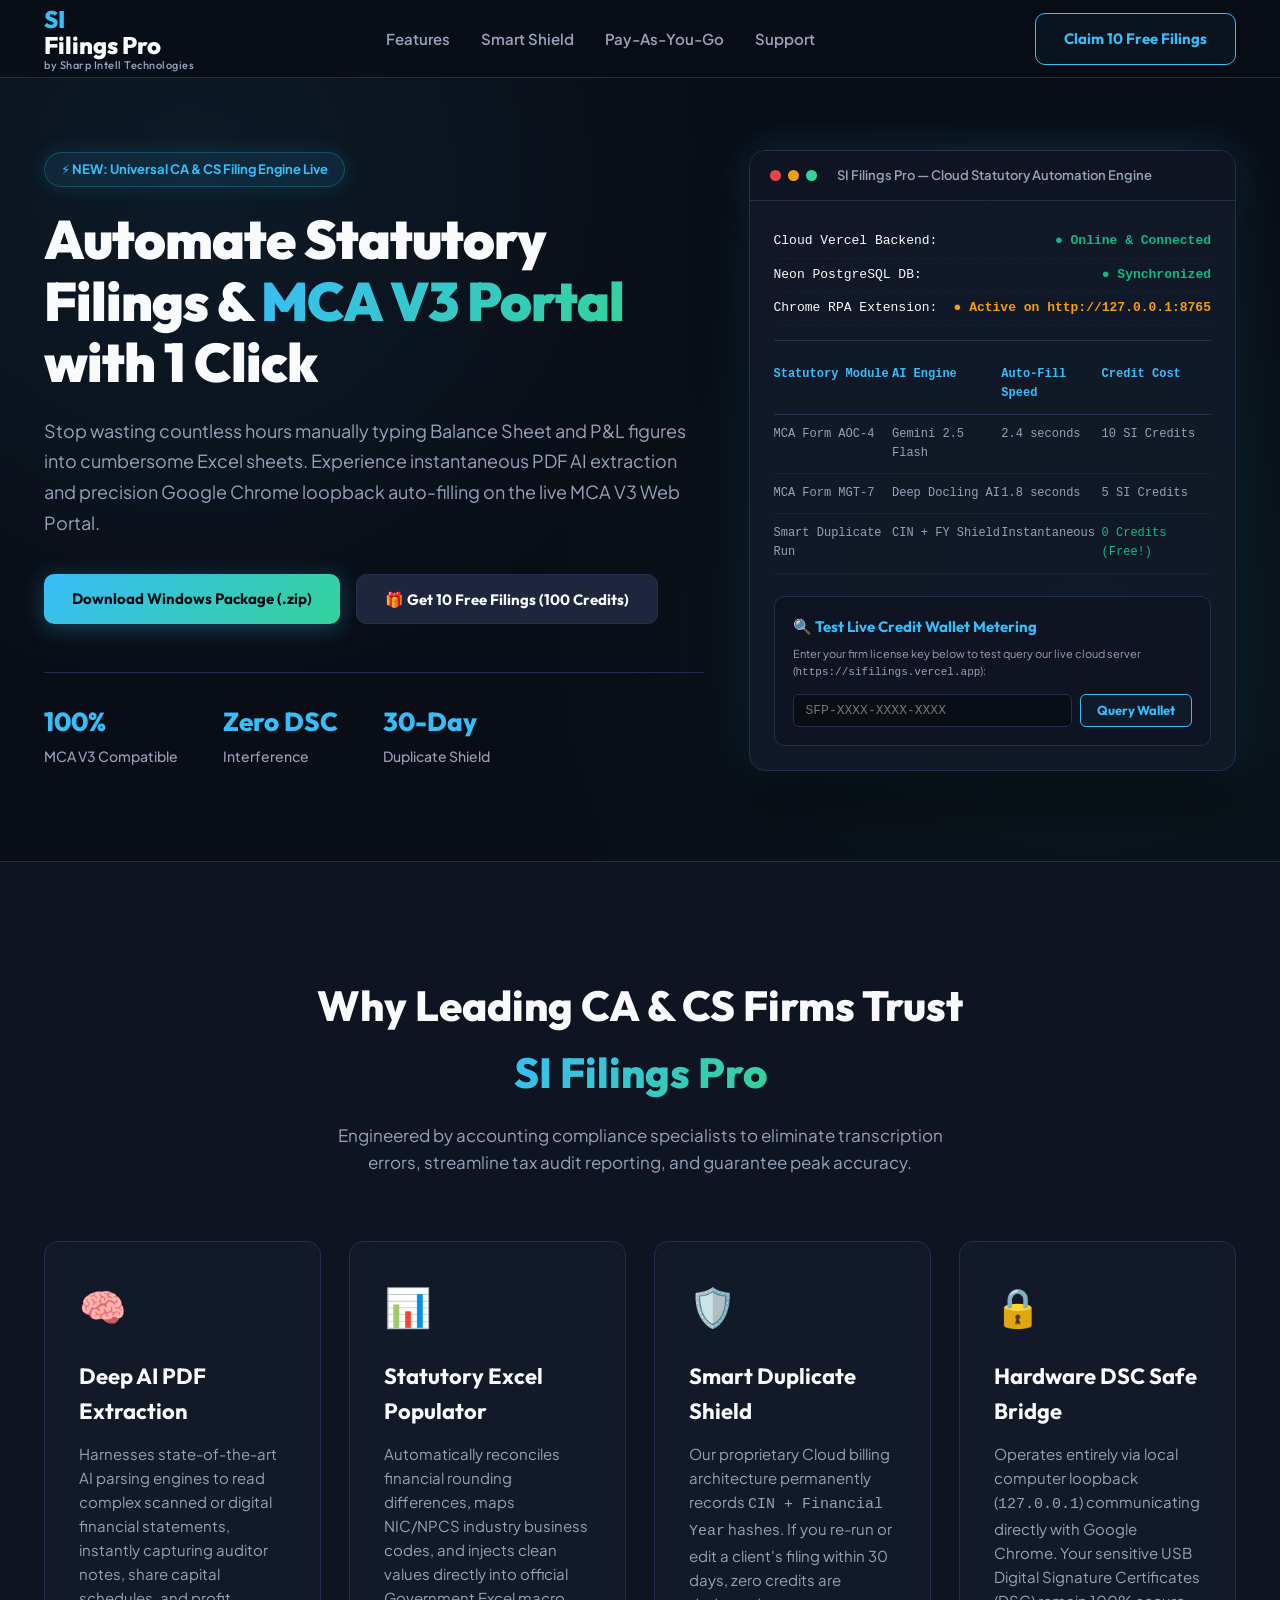
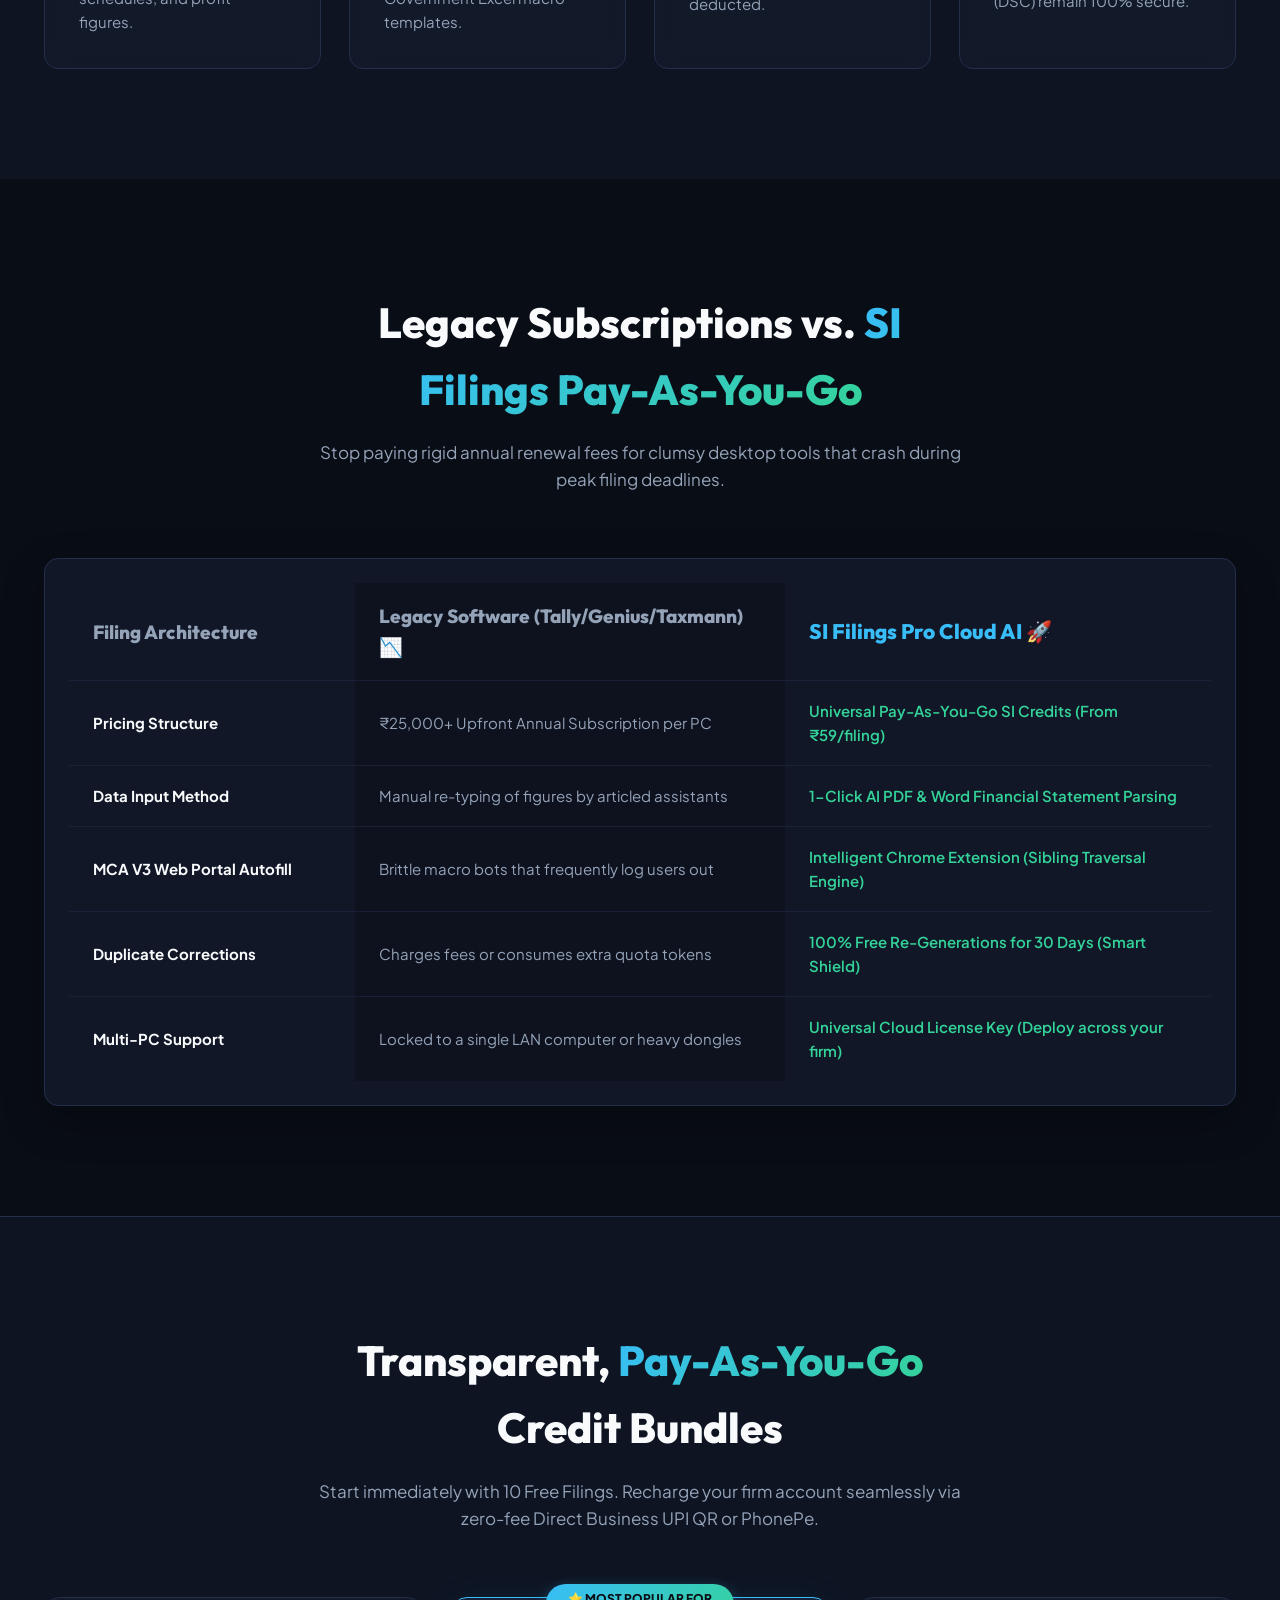
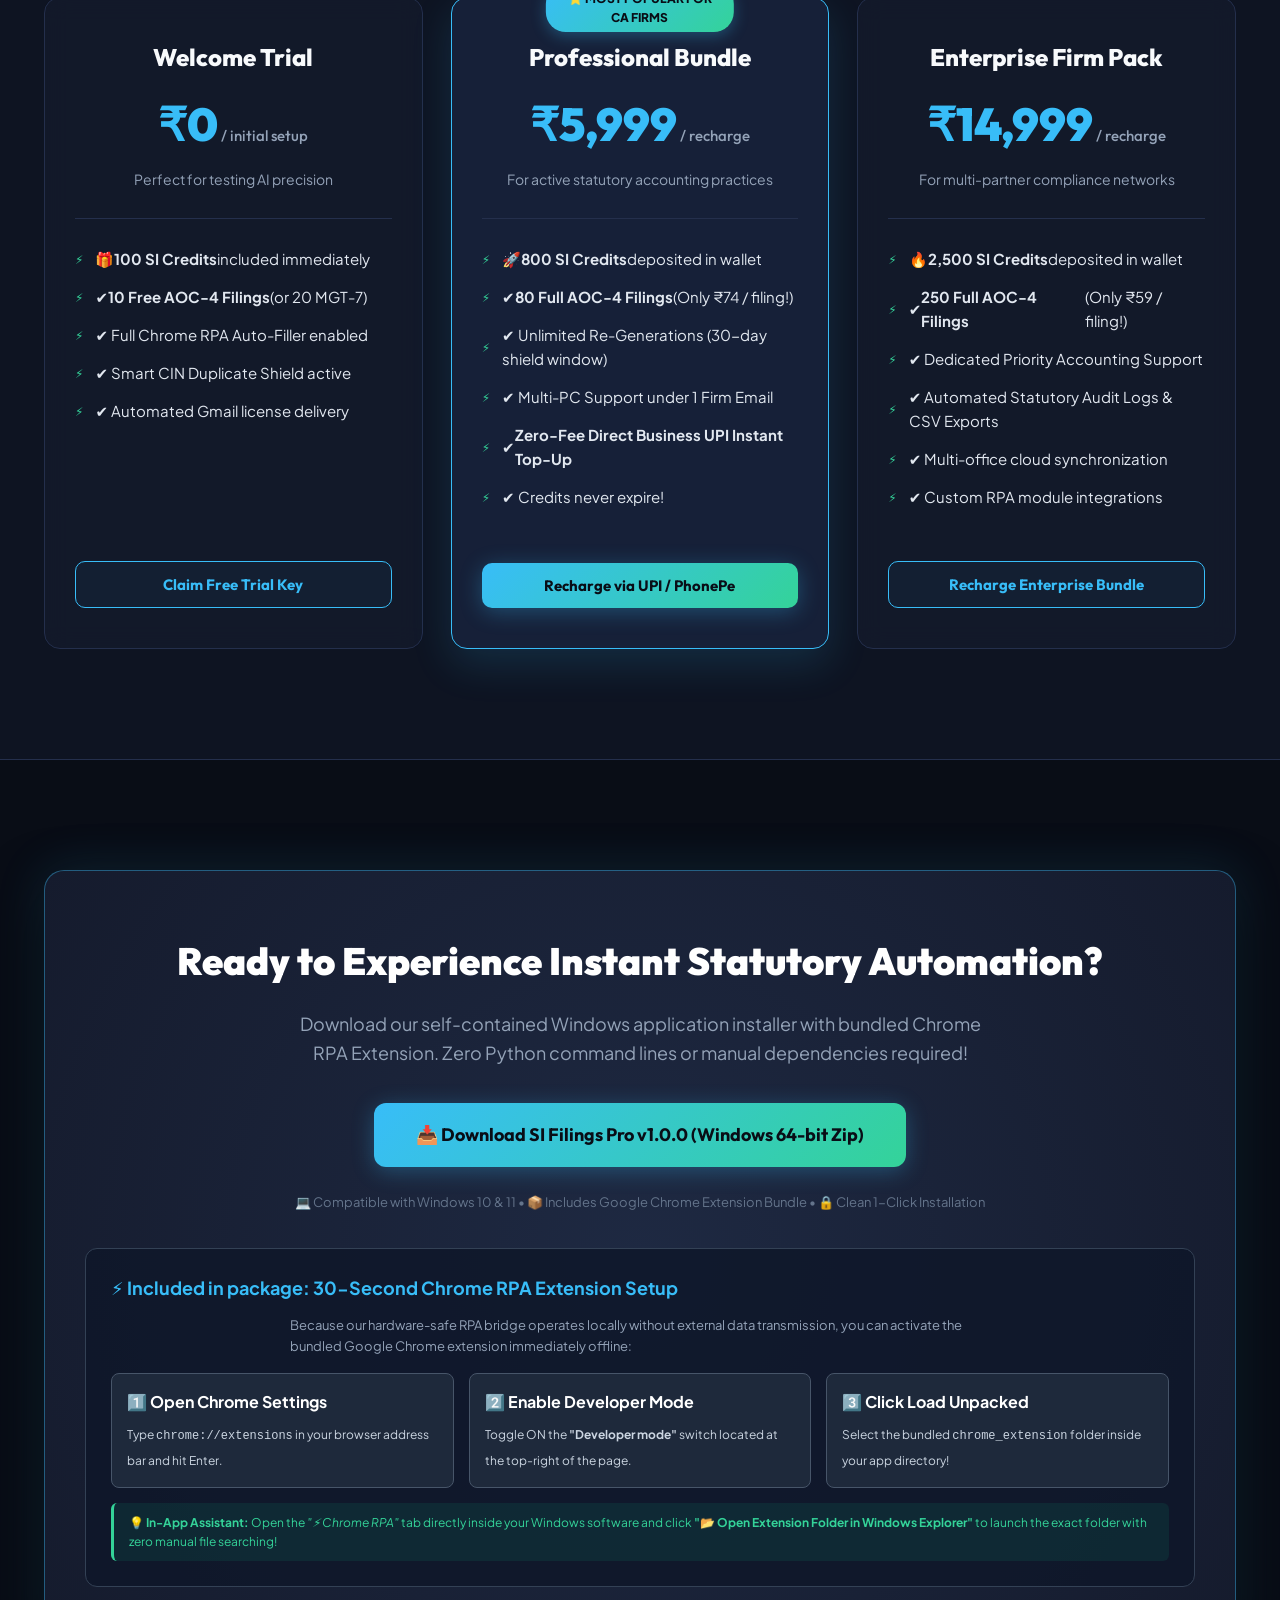
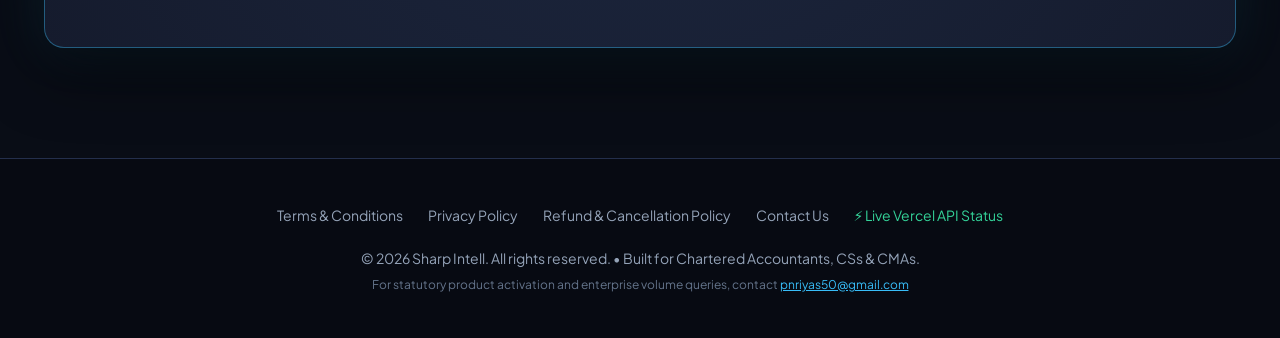
<file: landing/index.html>
<!DOCTYPE html>
<html lang="en">

<head>
    <meta charset="UTF-8">
    <meta name="viewport" content="width=device-width, initial-scale=1.0">

    <!-- Primary Meta Tags -->
    <title>SI Filings Pro | AI Corporate & Statutory Filing Automation for CAs & CSs</title>
    <meta name="title" content="SI Filings Pro | AI Corporate & Statutory Filing Automation for CAs & CSs">
    <meta name="description"
        content="The ultimate statutory automation software for Chartered Accountants, CSs, and CMAs. Instantly extract financial statements from PDFs using AI and auto-fill MCA V3 Portal (AOC-4, MGT-7) with 1 click.">
    <meta name="keywords"
        content="MCA AOC-4 automation, MGT-7 auto-fill, CA filing software, Company Secretary tools, AI balance sheet extraction, MCA V3 auto filler, statutory compliance AI, SI Filings Pro, Sharp Intell Technologies">
    <meta name="robots" content="index, follow">

    <!-- Open Graph / Facebook -->
    <meta property="og:type" content="website">
    <meta property="og:url" content="https://si-filings.pages.dev/">
    <meta property="og:title" content="SI Filings Pro | AI Corporate & Statutory Filing Automation for CAs & CSs">
    <meta property="og:description"
        content="Revolutionary statutory automation software. 1-Click AI extraction from financial PDFs and automated MCA V3 Web Portal filling without touching USB DSC tokens.">

    <!-- Twitter -->
    <meta property="twitter:card" content="summary_large_image">
    <meta property="twitter:url" content="https://si-filings.pages.dev/">
    <meta property="twitter:title" content="SI Filings Pro | AI Corporate & Statutory Filing Automation for CAs & CSs">
    <meta property="twitter:description"
        content="Revolutionary statutory automation software for CAs and CSs. Claim 10 Free Filings now!">

    <!-- JSON-LD Structured Data for AI & Search Engines -->
    <script type="application/ld+json">
    {
      "@context": "https://schema.org",
      "@type": "SoftwareApplication",
      "name": "SI Filings Pro",
      "operatingSystem": "Windows 10, Windows 11",
      "applicationCategory": "BusinessApplication",
      "offers": {
        "@type": "Offer",
        "price": "0.00",
        "priceCurrency": "INR"
      },
      "description": "An advanced AI RPA statutory filing application that automates AOC-4 and MGT-7 corporate filings for Chartered Accountants and Company Secretaries.",
      "url": "https://si-filings.pages.dev",
      "publisher": {
        "@type": "Organization",
        "name": "Sharp Intell Technologies LLP"
      }
    }
    </script>

    <link rel="stylesheet" href="style.css">
    <link rel="preconnect" href="https://fonts.googleapis.com">
    <link rel="preconnect" href="https://fonts.gstatic.com" crossorigin>
    <link
        href="https://fonts.googleapis.com/css2?family=Outfit:wght@300;400;600;700;800;900&family=Plus+Jakarta+Sans:wght@300;400;500;600;700&display=swap"
        rel="stylesheet">
</head>

<body>
    <!-- Navigation Bar -->
    <header class="navbar">
        <div class="container nav-container">
            <div class="logo">
                <span class="logo-accent">SI</span> Filings Pro
                <span class="logo-sub">by Sharp Intell Technologies</span>
            </div>
            <nav class="nav-links">
                <a href="#features">Features</a>
                <a href="#comparison">Smart Shield</a>
                <a href="#pricing">Pay-As-You-Go</a>
                <a href="contact.html" class="support-link">Support</a>
            </nav>
            <div class="nav-cta">
                <a href="#pricing" class="btn btn-outline">Claim 10 Free Filings</a>
            </div>
        </div>
    </header>

    <!-- Hero Section -->
    <section class="hero" id="top">
        <div class="container hero-container">
            <div class="hero-content">
                <span class="badge">⚡ NEW: Universal CA & CS Filing Engine Live</span>
                <h1>Automate Statutory Filings & <span class="text-gradient">MCA V3 Portal</span> with 1 Click</h1>
                <p class="hero-lead">Stop wasting countless hours manually typing Balance Sheet and P&L figures into
                    cumbersome Excel sheets. Experience instantaneous PDF AI extraction and precision Google Chrome
                    loopback auto-filling on the live MCA V3 Web Portal.</p>
                <div class="hero-actions">
                    <a href="#download-section" class="btn btn-primary">Download Windows Package (.zip)</a>
                    <button class="btn btn-secondary" onclick="openFreeRegistration()">🎁 Get 10 Free Filings (100
                        Credits)</button>
                </div>
                <div class="hero-stats">
                    <div class="stat-item"><strong>100%</strong> <span>MCA V3 Compatible</span></div>
                    <div class="stat-item"><strong>Zero DSC</strong> <span>Interference</span></div>
                    <div class="stat-item"><strong>30-Day</strong> <span>Duplicate Shield</span></div>
                </div>
            </div>

            <!-- Hero Interactive Visualization Mockup -->
            <div class="hero-visual">
                <div class="app-mockup">
                    <div class="mockup-header">
                        <div class="dots"><span class="dot red"></span><span class="dot yellow"></span><span
                                class="dot green"></span></div>
                        <div class="mockup-title">SI Filings Pro — Cloud Statutory Automation Engine</div>
                    </div>
                    <div class="mockup-body">
                        <div class="status-row-bar">
                            <span>Cloud Vercel Backend:</span> <strong class="text-emerald">● Online &
                                Connected</strong>
                        </div>
                        <div class="status-row-bar">
                            <span>Neon PostgreSQL DB:</span> <strong class="text-emerald">● Synchronized</strong>
                        </div>
                        <div class="status-row-bar">
                            <span>Chrome RPA Extension:</span> <strong class="text-amber">● Active on
                                http://127.0.0.1:8765</strong>
                        </div>
                        <hr class="divider">
                        <div class="mockup-row header-row">
                            <span>Statutory Module</span><span>AI Engine</span><span>Auto-Fill Speed</span><span>Credit
                                Cost</span>
                        </div>
                        <div class="mockup-row">
                            <span>MCA Form AOC-4</span><span>Gemini 2.5 Flash</span><span>2.4 seconds</span><span>10 SI
                                Credits</span>
                        </div>
                        <div class="mockup-row">
                            <span>MCA Form MGT-7</span><span>Deep Docling AI</span><span>1.8 seconds</span><span>5 SI
                                Credits</span>
                        </div>
                        <div class="mockup-row">
                            <span>Smart Duplicate Run</span><span>CIN + FY Shield</span><span>Instantaneous</span><span
                                class="text-emerald">0 Credits (Free!)</span>
                        </div>

                        <!-- Interactive Wallet Check Widget -->
                        <div class="wallet-check-box">
                            <div class="wallet-title">🔍 Test Live Credit Wallet Metering</div>
                            <p>Enter your firm license key below to test query our live cloud server
                                (<code>https://sifilings.vercel.app</code>):</p>
                            <div class="wallet-input-wrap">
                                <input type="text" id="testLicenseKey" placeholder="SFP-XXXX-XXXX-XXXX" maxlength="19">
                                <button class="btn btn-sm btn-outline" onclick="checkLiveWallet()">Query Wallet</button>
                            </div>
                            <div id="walletFeedback" class="wallet-feedback" style="display: none;"></div>
                        </div>
                    </div>
                </div>
            </div>
        </div>
    </section>

    <!-- Features Section -->
    <section id="features" class="features">
        <div class="container">
            <div class="section-header">
                <h2>Why Leading CA & CS Firms Trust <span class="text-gradient">SI Filings Pro</span></h2>
                <p>Engineered by accounting compliance specialists to eliminate transcription errors, streamline tax
                    audit reporting, and guarantee peak accuracy.</p>
            </div>
            <div class="features-grid">
                <div class="feature-card">
                    <div class="icon">🧠</div>
                    <h3>Deep AI PDF Extraction</h3>
                    <p>Harnesses state-of-the-art AI parsing engines to read complex scanned or digital financial
                        statements, instantly capturing auditor notes, share capital schedules, and profit figures.</p>
                </div>
                <div class="feature-card">
                    <div class="icon">📊</div>
                    <h3>Statutory Excel Populator</h3>
                    <p>Automatically reconciles financial rounding differences, maps NIC/NPCS industry business codes,
                        and injects clean values directly into official Government Excel macro templates.</p>
                </div>
                <div class="feature-card">
                    <div class="icon">🛡️</div>
                    <h3>Smart Duplicate Shield</h3>
                    <p>Our proprietary Cloud billing architecture permanently records <code>CIN + Financial Year</code>
                        hashes. If you re-run or edit a client's filing within 30 days, zero credits are deducted.</p>
                </div>
                <div class="feature-card">
                    <div class="icon">🔒</div>
                    <h3>Hardware DSC Safe Bridge</h3>
                    <p>Operates entirely via local computer loopback (<code>127.0.0.1</code>) communicating directly
                        with Google Chrome. Your sensitive USB Digital Signature Certificates (DSC) remain 100% secure.
                    </p>
                </div>
            </div>
        </div>
    </section>

    <!-- Comparison Section -->
    <section id="comparison" class="comparison">
        <div class="container">
            <div class="section-header">
                <h2>Legacy Subscriptions vs. <span class="text-gradient">SI Filings Pay-As-You-Go</span></h2>
                <p>Stop paying rigid annual renewal fees for clumsy desktop tools that crash during peak filing
                    deadlines.</p>
            </div>

            <div class="comparison-table-wrapper">
                <table class="comparison-table">
                    <thead>
                        <tr>
                            <th>Filing Architecture</th>
                            <th class="competitor-col">Legacy Software (Tally/Genius/Taxmann) 📉</th>
                            <th class="brand-col">SI Filings Pro Cloud AI 🚀</th>
                        </tr>
                    </thead>
                    <tbody>
                        <tr>
                            <td><strong>Pricing Structure</strong></td>
                            <td class="competitor-col">₹25,000+ Upfront Annual Subscription per PC</td>
                            <td class="brand-col highlight">Universal Pay-As-You-Go SI Credits (From ₹59/filing)</td>
                        </tr>
                        <tr>
                            <td><strong>Data Input Method</strong></td>
                            <td class="competitor-col">Manual re-typing of figures by articled assistants</td>
                            <td class="brand-col highlight">1-Click AI PDF & Word Financial Statement Parsing</td>
                        </tr>
                        <tr>
                            <td><strong>MCA V3 Web Portal Autofill</strong></td>
                            <td class="competitor-col">Brittle macro bots that frequently log users out</td>
                            <td class="brand-col highlight">Intelligent Chrome Extension (Sibling Traversal Engine)</td>
                        </tr>
                        <tr>
                            <td><strong>Duplicate Corrections</strong></td>
                            <td class="competitor-col">Charges fees or consumes extra quota tokens</td>
                            <td class="brand-col highlight">100% Free Re-Generations for 30 Days (Smart Shield)</td>
                        </tr>
                        <tr>
                            <td><strong>Multi-PC Support</strong></td>
                            <td class="competitor-col">Locked to a single LAN computer or heavy dongles</td>
                            <td class="brand-col highlight">Universal Cloud License Key (Deploy across your firm)</td>
                        </tr>
                    </tbody>
                </table>
            </div>
        </div>
    </section>

    <!-- Pricing Section -->
    <section id="pricing" class="pricing">
        <div class="container">
            <div class="section-header">
                <h2>Transparent, <span class="text-gradient">Pay-As-You-Go</span> Credit Bundles</h2>
                <p>Start immediately with 10 Free Filings. Recharge your firm account seamlessly via zero-fee Direct
                    Business UPI QR or PhonePe.</p>
            </div>

            <div class="pricing-grid">
                <!-- Free Plan -->
                <div class="price-card">
                    <h3>Welcome Trial</h3>
                    <div class="price">₹0<span> / initial setup</span></div>
                    <p class="plan-desc">Perfect for testing AI precision</p>
                    <hr>
                    <ul class="plan-features">
                        <li>🎁 <strong>100 SI Credits</strong> included immediately</li>
                        <li>✔ <strong>10 Free AOC-4 Filings</strong> (or 20 MGT-7)</li>
                        <li>✔ Full Chrome RPA Auto-Filler enabled</li>
                        <li>✔ Smart CIN Duplicate Shield active</li>
                        <li>✔ Automated Gmail license delivery</li>
                    </ul>
                    <button class="btn btn-outline btn-full" onclick="openFreeRegistration()">Claim Free Trial
                        Key</button>
                </div>

                <!-- Professional Plan (Highlighted) -->
                <div class="price-card popular">
                    <div class="pop-badge">⭐ Most Popular for CA Firms</div>
                    <h3>Professional Bundle</h3>
                    <div class="price">₹5,999<span> / recharge</span></div>
                    <p class="plan-desc">For active statutory accounting practices</p>
                    <hr>
                    <ul class="plan-features">
                        <li>🚀 <strong>800 SI Credits</strong> deposited in wallet</li>
                        <li>✔ <strong>80 Full AOC-4 Filings</strong> (Only ₹74 / filing!)</li>
                        <li>✔ Unlimited Re-Generations (30-day shield window)</li>
                        <li>✔ Multi-PC Support under 1 Firm Email</li>
                        <li>✔ <strong>Zero-Fee Direct Business UPI Instant Top-Up</strong></li>
                        <li>✔ Credits never expire!</li>
                    </ul>
                    <button class="btn btn-primary btn-full" onclick="openRechargeModal('Pro Bundle', 5999)">Recharge
                        via UPI / PhonePe</button>
                </div>

                <!-- Enterprise Plan -->
                <div class="price-card">
                    <h3>Enterprise Firm Pack</h3>
                    <div class="price">₹14,999<span> / recharge</span></div>
                    <p class="plan-desc">For multi-partner compliance networks</p>
                    <hr>
                    <ul class="plan-features">
                        <li>🔥 <strong>2,500 SI Credits</strong> deposited in wallet</li>
                        <li>✔ <strong>250 Full AOC-4 Filings</strong> (Only ₹59 / filing!)</li>
                        <li>✔ Dedicated Priority Accounting Support</li>
                        <li>✔ Automated Statutory Audit Logs & CSV Exports</li>
                        <li>✔ Multi-office cloud synchronization</li>
                        <li>✔ Custom RPA module integrations</li>
                    </ul>
                    <button class="btn btn-outline btn-full"
                        onclick="openRechargeModal('Enterprise Bundle', 14999)">Recharge Enterprise Bundle</button>
                </div>
            </div>
        </div>
    </section>

    <!-- Download Section -->
    <section id="download-section" class="download-banner">
        <div class="container">
            <div class="download-card">
                <div class="dl-text">
                    <h2>Ready to Experience Instant Statutory Automation?</h2>
                    <p>Download our self-contained Windows application installer with bundled Chrome RPA Extension. Zero
                        Python command lines or manual dependencies required!</p>
                    <div class="dl-button-group">
                        <a href="https://github.com/Riyaspn/SI-Filings/releases/latest/download/SI_Filings_Pro.zip"
                            class="btn btn-primary btn-dl-huge">
                            📥 Download SI Filings Pro v1.0.0 (Windows 64-bit Zip)
                        </a>
                    </div>
                    <div class="dl-meta">
                        <span>💻 Compatible with Windows 10 & 11</span> • <span>📦 Includes Google Chrome Extension
                            Bundle</span> • <span>🔒 Clean 1-Click Installation</span>
                    </div>

                    <!-- 30-Second Chrome RPA Extension Onboarding Guide -->
                    <div class="extension-guide-box"
                        style="margin-top: 35px; padding: 25px; background: rgba(15, 23, 42, 0.85); border: 1px solid #334155; border-radius: 12px; text-align: left;">
                        <h3 style="color: var(--primary); font-size: 18px; margin-bottom: 12px;">⚡ Included in package:
                            30-Second Chrome RPA Extension Setup</h3>
                        <p style="font-size: 13px; color: var(--text-muted); margin-bottom: 16px;">Because our
                            hardware-safe RPA bridge operates locally without external data transmission, you can
                            activate the bundled Google Chrome extension immediately offline:</p>
                        <div
                            style="display: grid; grid-template-columns: repeat(auto-fit, minmax(220px, 1fr)); gap: 15px;">
                            <div
                                style="background: #1e293b; padding: 15px; border-radius: 8px; border: 1px solid #475569;">
                                <strong style="color: #fff; display: block; margin-bottom: 6px;">1️⃣ Open Chrome
                                    Settings</strong>
                                <span style="font-size: 12px; color: #cbd5e1;">Type <code>chrome://extensions</code> in
                                    your browser address bar and hit Enter.</span>
                            </div>
                            <div
                                style="background: #1e293b; padding: 15px; border-radius: 8px; border: 1px solid #475569;">
                                <strong style="color: #fff; display: block; margin-bottom: 6px;">2️⃣ Enable Developer
                                    Mode</strong>
                                <span style="font-size: 12px; color: #cbd5e1;">Toggle ON the <strong>"Developer
                                        mode"</strong> switch located at the top-right of the page.</span>
                            </div>
                            <div
                                style="background: #1e293b; padding: 15px; border-radius: 8px; border: 1px solid #475569;">
                                <strong style="color: #fff; display: block; margin-bottom: 6px;">3️⃣ Click Load
                                    Unpacked</strong>
                                <span style="font-size: 12px; color: #cbd5e1;">Select the bundled
                                    <code>chrome_extension</code> folder inside your app directory!</span>
                            </div>
                        </div>
                        <div
                            style="margin-top: 15px; font-size: 12px; color: var(--secondary); background: rgba(16, 185, 129, 0.1); padding: 10px 15px; border-radius: 6px; border-left: 3px solid var(--secondary);">
                            💡 <strong>In-App Assistant:</strong> Open the <em>"⚡ Chrome RPA"</em> tab directly inside
                            your Windows software and click <strong>"📂 Open Extension Folder in Windows
                                Explorer"</strong> to launch the exact folder with zero manual file searching!
                        </div>
                    </div>
                </div>
            </div>
        </div>
    </section>

    <!-- REGISTRATION MODAL (Free Tier Activation) -->
    <div id="register-modal" class="modal">
        <div class="modal-content">
            <span class="close-btn" onclick="closeRegisterModal()">&times;</span>
            <h2 id="reg-modal-title">🎁 Activate Your Firm Account</h2>
            <p id="reg-modal-sub">Register below to generate your professional license key with <strong>100 Free Trial
                    Credits</strong> in our Vercel cloud database!</p>
            <form id="firm-reg-form" onsubmit="handleFirmRegistration(event)">
                <label for="reg-firm-name">CA / CS Firm Name or Practice Title *</label>
                <input type="text" id="reg-firm-name" placeholder="e.g., Riyas & Associates CAs" required>

                <label for="reg-email">Registered Professional Email Address *</label>
                <input type="email" id="reg-email" placeholder="e.g., info@riyasca.com" required>
                <span class="form-help">Your license key will be activated instantly and sent to this email.</span>

                <button type="submit" id="reg-submit-btn" class="btn btn-primary btn-full">⚡ Generate License Key &
                    Deposit 100 Credits</button>
            </form>

            <!-- Celebratory Result Display -->
            <div id="reg-result-box" style="display: none; text-align: center; margin-top: 10px;">
                <div style="font-size: 42px; margin-bottom: 10px;">🎉</div>
                <h3 style="color: var(--secondary); font-size: 22px;">Registration Successful!</h3>
                <p>Your firm account is active with <strong>100 SI Credits (10 Free Filings)</strong>.</p>
                <div class="key-box">
                    <span id="display-license-key">SFP-XXXX-XXXX-XXXX</span>
                    <button class="btn btn-secondary btn-sm" onclick="copyLicenseKey()">Copy Key</button>
                </div>
                <p style="font-size: 13px; color: var(--text-muted);">Open your installed Windows software, paste this
                    email and license key to begin automating!</p>
                <a href="#download-section" onclick="closeRegisterModal()" class="btn btn-primary btn-full"
                    style="margin-top: 15px;">📥 Go to Download Installer</a>
            </div>
        </div>
    </div>

    <!-- RECHARGE MODAL (UPI & PhonePe Payment Checkout) -->
    <div id="recharge-modal" class="modal">
        <div class="modal-content">
            <span class="close-btn" onclick="closeRechargeModal()">&times;</span>
            <h2>💳 Instant Wallet Recharge Checkout</h2>
            <p id="recharge-pack-display" style="color: var(--primary); font-weight: 600; font-size: 16px;">Professional
                Bundle — ₹5,999</p>
            <form id="recharge-form" onsubmit="handleRechargeSubmit(event)">
                <input type="hidden" id="recharge-amount-val" value="5999">
                <label for="recharge-email">Enter Your Registered Firm Email Address *</label>
                <input type="email" id="recharge-email" placeholder="e.g., info@riyasca.com" required>

                <div id="recharge-status" class="wallet-feedback" style="display: none; margin-top: 15px;"></div>

                <button type="submit" id="recharge-submit-btn" class="btn btn-primary btn-full"
                    style="margin-top: 20px;">Proceed to Secure Checkout</button>
            </form>
        </div>
    </div>

    <!-- Footer -->
    <footer class="footer">
        <div class="container">
            <div class="footer-links"
                style="margin-bottom: 20px; display: flex; justify-content: center; gap: 25px; flex-wrap: wrap;">
                <a href="terms.html" style="color: var(--text-muted); text-decoration: none; font-size: 14px;">Terms &
                    Conditions</a>
                <a href="privacy.html" style="color: var(--text-muted); text-decoration: none; font-size: 14px;">Privacy
                    Policy</a>
                <a href="refund.html" style="color: var(--text-muted); text-decoration: none; font-size: 14px;">Refund &
                    Cancellation Policy</a>
                <a href="contact.html" style="color: var(--text-muted); text-decoration: none; font-size: 14px;">Contact
                    Us</a>
                <a href="https://sifilings.vercel.app/api/health" target="_blank"
                    style="color: var(--secondary); text-decoration: none; font-size: 14px;">⚡ Live Vercel API
                    Status</a>
            </div>
            <p>© 2026 Sharp Intell. All rights reserved. • Built for Chartered Accountants, CSs & CMAs.</p>
            <p style="color: #64748b; font-size: 12px; margin-top: 6px;">For statutory product activation and enterprise
                volume queries, contact <a href="mailto:pnriyas50@gmail.com"
                    style="color: var(--primary);">pnriyas50@gmail.com</a></p>
        </div>
    </footer>

    <script src="https://checkout.razorpay.com/v1/checkout.js"></script>
    <script src="script.js"></script>
</body>

</html>
</file>
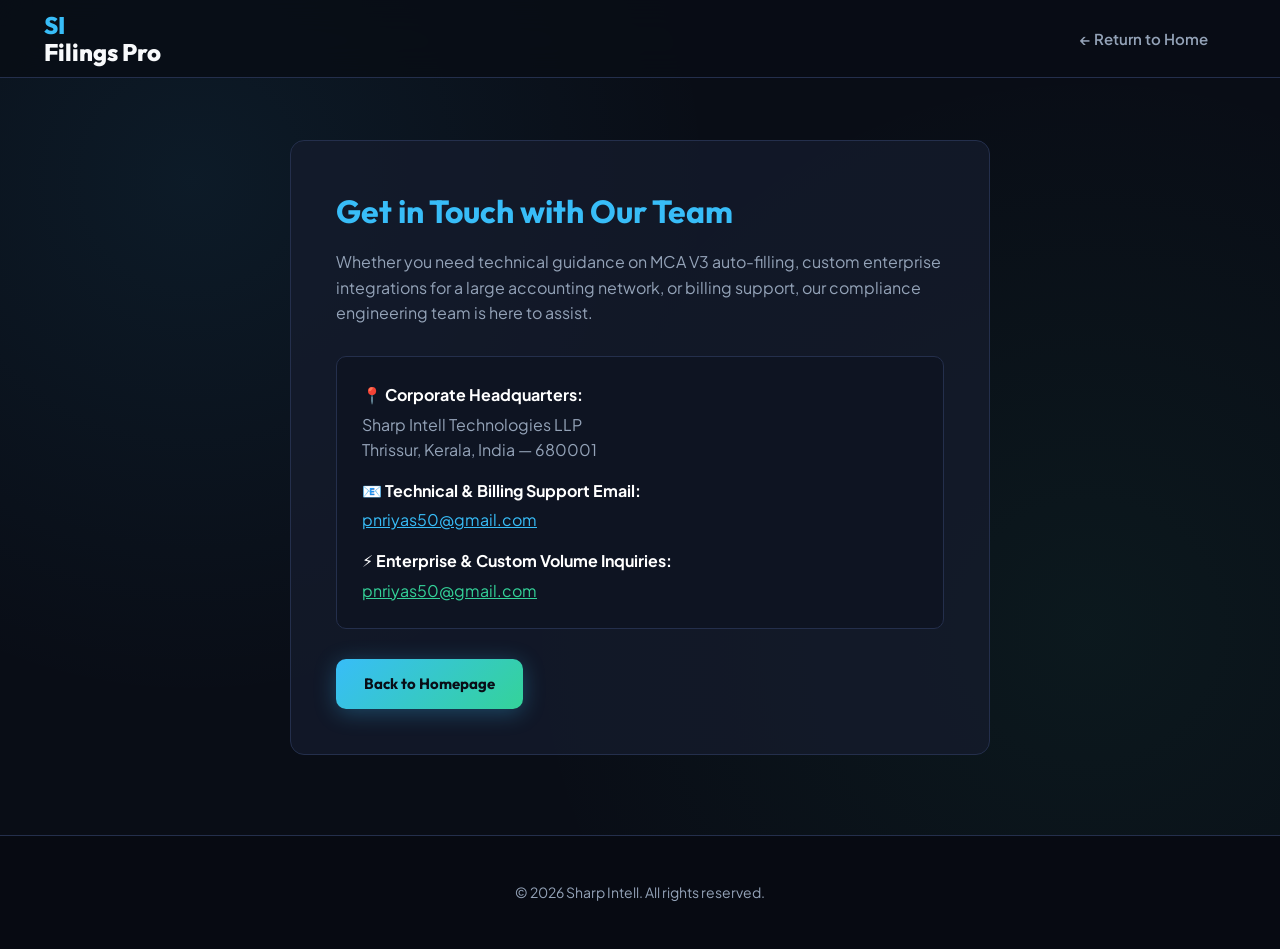
<file: landing/contact.html>
<!DOCTYPE html>
<html lang="en">

<head>
    <meta charset="UTF-8">
    <meta name="viewport" content="width=device-width, initial-scale=1.0">
    <title>Contact Us — SI Filings Pro Support</title>
    <link rel="stylesheet" href="style.css">
    <link
        href="https://fonts.googleapis.com/css2?family=Outfit:wght@600;800&family=Plus+Jakarta+Sans:wght@400;600&display=swap"
        rel="stylesheet">
</head>

<body>
    <header class="navbar">
        <div class="container nav-container">
            <a href="index.html" class="logo"><span class="logo-accent">SI</span> Filings Pro</a>
            <nav class="nav-links"><a href="index.html">← Return to Home</a></nav>
        </div>
    </header>
    <main style="padding: 140px 0 80px;">
        <div class="container"
            style="max-width: 700px; background: var(--bg-card); padding: 45px; border-radius: 14px; border: 1px solid var(--border-color);">
            <h1 style="font-family: var(--font-heading); font-size: 32px; margin-bottom: 12px; color: var(--primary);">
                Get in Touch with Our Team</h1>
            <p style="color: var(--text-muted); margin-bottom: 30px;">Whether you need technical guidance on MCA V3
                auto-filling, custom enterprise integrations for a large accounting network, or billing support, our
                compliance engineering team is here to assist.</p>

            <div
                style="background: #0e1422; padding: 25px; border-radius: 10px; border: 1px solid var(--border-color); margin-bottom: 30px;">
                <div style="margin-bottom: 15px;">
                    <strong style="color: #fff;">📍 Corporate Headquarters:</strong>
                    <p style="color: var(--text-muted); margin-top: 4px;">Sharp Intell Technologies LLP<br>Thrissur,
                        Kerala, India — 680001</p>
                </div>
                <div style="margin-bottom: 15px;">
                    <strong style="color: #fff;">📧 Technical & Billing Support Email:</strong>
                    <p style="margin-top: 4px;"><a href="mailto:pnriyas50@gmail.com"
                            style="color: var(--primary);">pnriyas50@gmail.com</a></p>
                </div>
                <div>
                    <strong style="color: #fff;">⚡ Enterprise & Custom Volume Inquiries:</strong>
                    <p style="margin-top: 4px;"><a href="mailto:pnriyas50@gmail.com"
                            style="color: var(--secondary);">pnriyas50@gmail.com</a></p>
                </div>
            </div>

            <a href="index.html" class="btn btn-primary">Back to Homepage</a>
        </div>
    </main>
    <footer class="footer">
        <div class="container">
            <p>© 2026 Sharp Intell. All rights reserved.</p>
        </div>
    </footer>
</body>

</html>
</file>
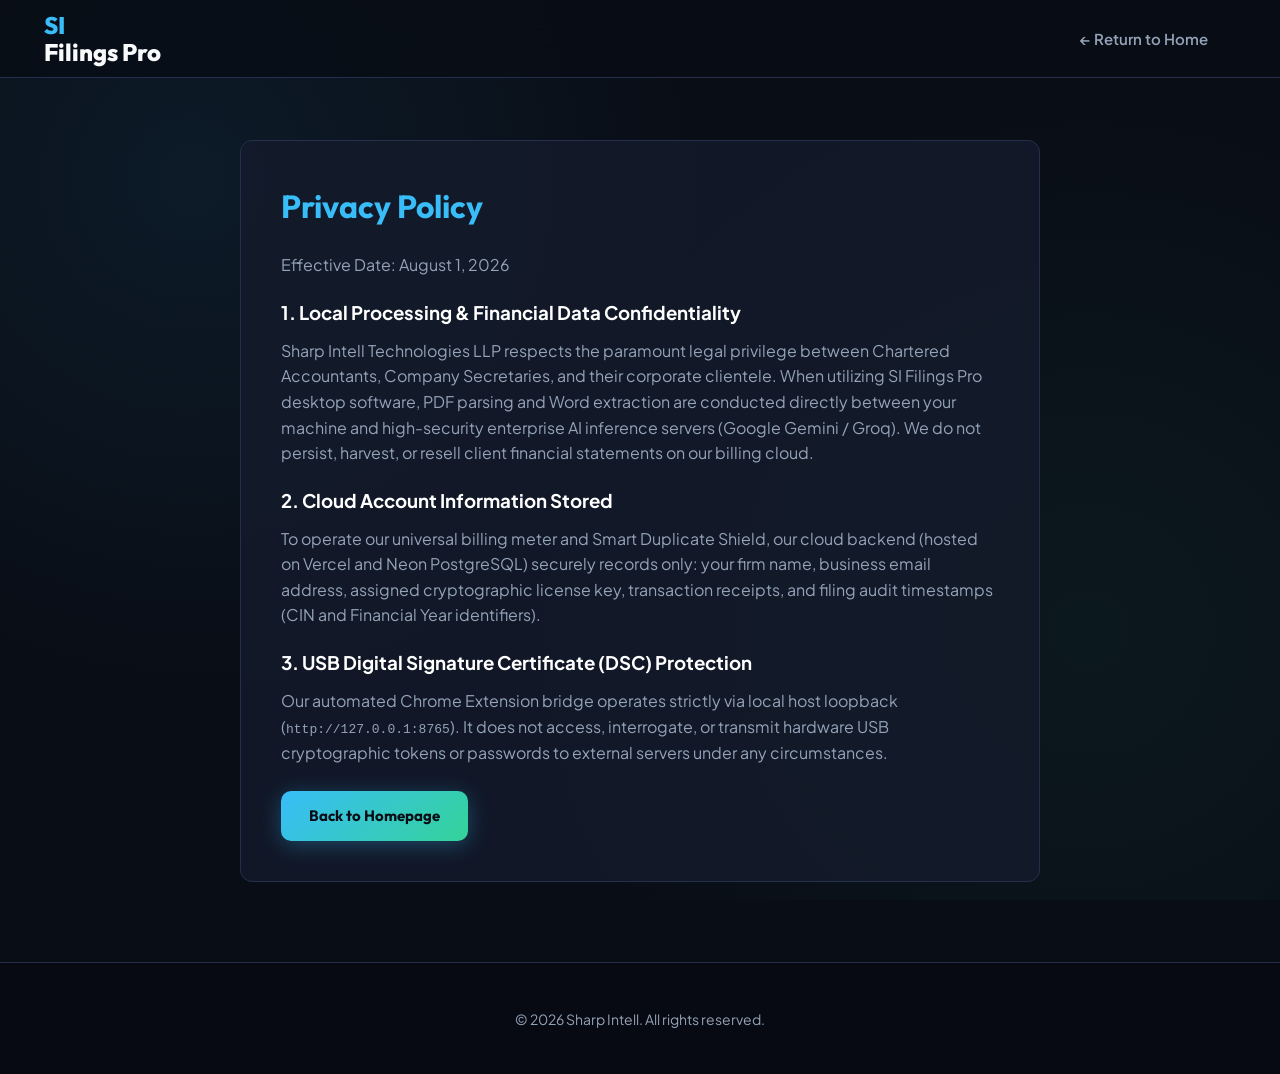
<file: landing/privacy.html>
<!DOCTYPE html>
<html lang="en">

<head>
    <meta charset="UTF-8">
    <meta name="viewport" content="width=device-width, initial-scale=1.0">
    <title>Privacy Policy — SI Filings Pro</title>
    <link rel="stylesheet" href="style.css">
    <link
        href="https://fonts.googleapis.com/css2?family=Outfit:wght@600;800&family=Plus+Jakarta+Sans:wght@400;600&display=swap"
        rel="stylesheet">
</head>

<body>
    <header class="navbar">
        <div class="container nav-container">
            <a href="index.html" class="logo"><span class="logo-accent">SI</span> Filings Pro</a>
            <nav class="nav-links"><a href="index.html">← Return to Home</a></nav>
        </div>
    </header>
    <main style="padding: 140px 0 80px;">
        <div class="container"
            style="max-width: 800px; background: var(--bg-card); padding: 40px; border-radius: 12px; border: 1px solid var(--border-color);">
            <h1 style="font-family: var(--font-heading); font-size: 32px; margin-bottom: 20px; color: var(--primary);">
                Privacy Policy</h1>
            <p style="color: var(--text-muted); margin-bottom: 20px;">Effective Date: August 1, 2026</p>

            <h3 style="color: #fff; margin: 20px 0 10px;">1. Local Processing & Financial Data Confidentiality</h3>
            <p style="color: var(--text-muted); margin-bottom: 15px;">Sharp Intell Technologies LLP respects the
                paramount legal privilege between Chartered Accountants, Company Secretaries, and their corporate
                clientele. When utilizing SI Filings Pro desktop software, PDF parsing and Word extraction are conducted
                directly between your machine and high-security enterprise AI inference servers (Google Gemini / Groq).
                We do not persist, harvest, or resell client financial statements on our billing cloud.</p>

            <h3 style="color: #fff; margin: 20px 0 10px;">2. Cloud Account Information Stored</h3>
            <p style="color: var(--text-muted); margin-bottom: 15px;">To operate our universal billing meter and Smart
                Duplicate Shield, our cloud backend (hosted on Vercel and Neon PostgreSQL) securely records only: your
                firm name, business email address, assigned cryptographic license key, transaction receipts, and filing
                audit timestamps (CIN and Financial Year identifiers).</p>

            <h3 style="color: #fff; margin: 20px 0 10px;">3. USB Digital Signature Certificate (DSC) Protection</h3>
            <p style="color: var(--text-muted); margin-bottom: 25px;">Our automated Chrome Extension bridge operates
                strictly via local host loopback (<code>http://127.0.0.1:8765</code>). It does not access, interrogate,
                or transmit hardware USB cryptographic tokens or passwords to external servers under any circumstances.
            </p>

            <a href="index.html" class="btn btn-primary">Back to Homepage</a>
        </div>
    </main>
    <footer class="footer">
        <div class="container">
            <p>© 2026 Sharp Intell. All rights reserved.</p>
        </div>
    </footer>
</body>

</html>
</file>
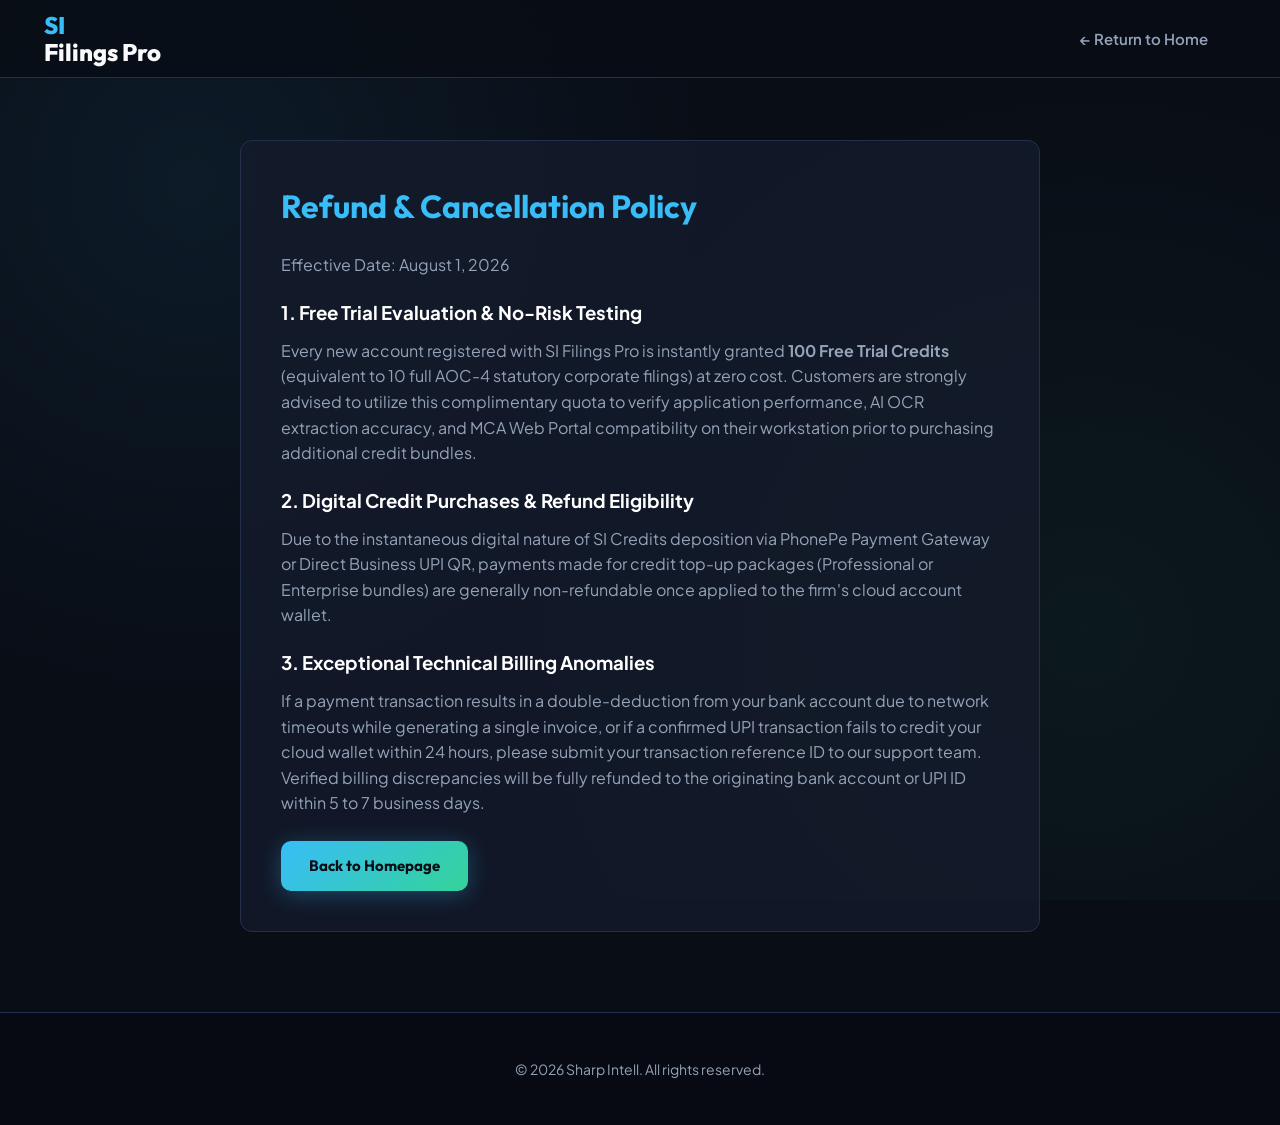
<file: landing/refund.html>
<!DOCTYPE html>
<html lang="en">

<head>
    <meta charset="UTF-8">
    <meta name="viewport" content="width=device-width, initial-scale=1.0">
    <title>Refund & Cancellation Policy — SI Filings Pro</title>
    <link rel="stylesheet" href="style.css">
    <link
        href="https://fonts.googleapis.com/css2?family=Outfit:wght@600;800&family=Plus+Jakarta+Sans:wght@400;600&display=swap"
        rel="stylesheet">
</head>

<body>
    <header class="navbar">
        <div class="container nav-container">
            <a href="index.html" class="logo"><span class="logo-accent">SI</span> Filings Pro</a>
            <nav class="nav-links"><a href="index.html">← Return to Home</a></nav>
        </div>
    </header>
    <main style="padding: 140px 0 80px;">
        <div class="container"
            style="max-width: 800px; background: var(--bg-card); padding: 40px; border-radius: 12px; border: 1px solid var(--border-color);">
            <h1 style="font-family: var(--font-heading); font-size: 32px; margin-bottom: 20px; color: var(--primary);">
                Refund & Cancellation Policy</h1>
            <p style="color: var(--text-muted); margin-bottom: 20px;">Effective Date: August 1, 2026</p>

            <h3 style="color: #fff; margin: 20px 0 10px;">1. Free Trial Evaluation & No-Risk Testing</h3>
            <p style="color: var(--text-muted); margin-bottom: 15px;">Every new account registered with SI Filings Pro
                is instantly granted <strong>100 Free Trial Credits</strong> (equivalent to 10 full AOC-4 statutory
                corporate filings) at zero cost. Customers are strongly advised to utilize this complimentary quota to
                verify application performance, AI OCR extraction accuracy, and MCA Web Portal compatibility on their
                workstation prior to purchasing additional credit bundles.</p>

            <h3 style="color: #fff; margin: 20px 0 10px;">2. Digital Credit Purchases & Refund Eligibility</h3>
            <p style="color: var(--text-muted); margin-bottom: 15px;">Due to the instantaneous digital nature of SI
                Credits deposition via PhonePe Payment Gateway or Direct Business UPI QR, payments made for credit
                top-up packages (Professional or Enterprise bundles) are generally non-refundable once applied to the
                firm's cloud account wallet.</p>

            <h3 style="color: #fff; margin: 20px 0 10px;">3. Exceptional Technical Billing Anomalies</h3>
            <p style="color: var(--text-muted); margin-bottom: 25px;">If a payment transaction results in a
                double-deduction from your bank account due to network timeouts while generating a single invoice, or if
                a confirmed UPI transaction fails to credit your cloud wallet within 24 hours, please submit your
                transaction reference ID to our support team. Verified billing discrepancies will be fully refunded to
                the originating bank account or UPI ID within 5 to 7 business days.</p>

            <a href="index.html" class="btn btn-primary">Back to Homepage</a>
        </div>
    </main>
    <footer class="footer">
        <div class="container">
            <p>© 2026 Sharp Intell. All rights reserved.</p>
        </div>
    </footer>
</body>

</html>
</file>
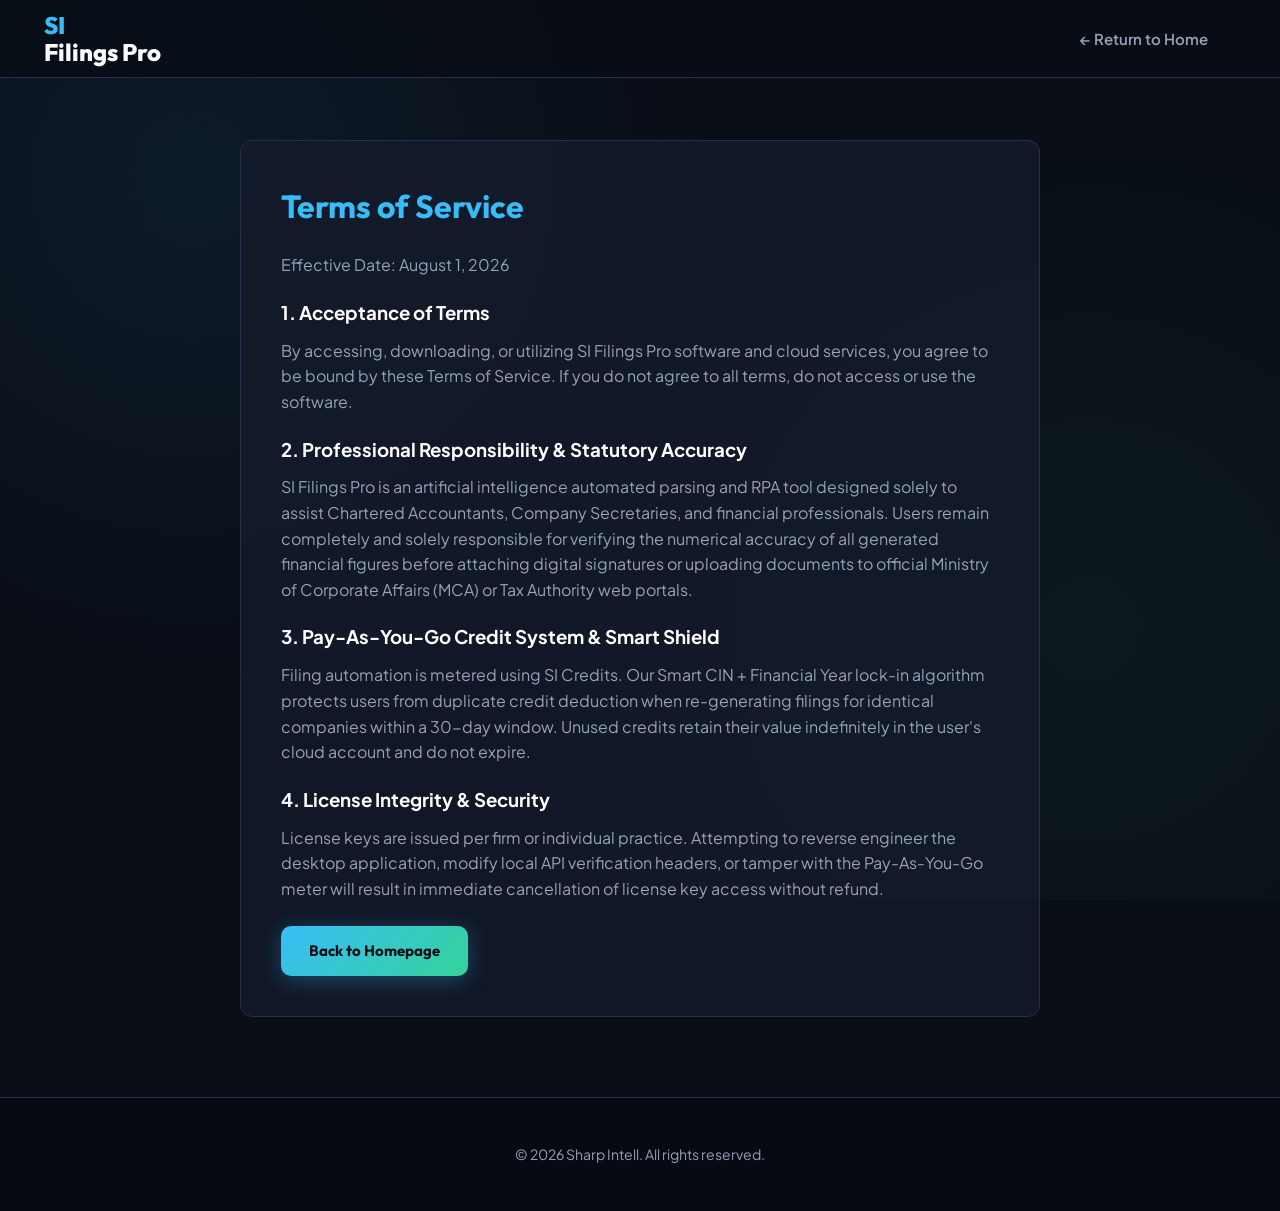
<file: landing/terms.html>
<!DOCTYPE html>
<html lang="en">

<head>
    <meta charset="UTF-8">
    <meta name="viewport" content="width=device-width, initial-scale=1.0">
    <title>Terms of Service — SI Filings Pro</title>
    <link rel="stylesheet" href="style.css">
    <link
        href="https://fonts.googleapis.com/css2?family=Outfit:wght@600;800&family=Plus+Jakarta+Sans:wght@400;600&display=swap"
        rel="stylesheet">
</head>

<body>
    <header class="navbar">
        <div class="container nav-container">
            <a href="index.html" class="logo"><span class="logo-accent">SI</span> Filings Pro</a>
            <nav class="nav-links"><a href="index.html">← Return to Home</a></nav>
        </div>
    </header>
    <main style="padding: 140px 0 80px;">
        <div class="container"
            style="max-width: 800px; background: var(--bg-card); padding: 40px; border-radius: 12px; border: 1px solid var(--border-color);">
            <h1 style="font-family: var(--font-heading); font-size: 32px; margin-bottom: 20px; color: var(--primary);">
                Terms of Service</h1>
            <p style="color: var(--text-muted); margin-bottom: 20px;">Effective Date: August 1, 2026</p>

            <h3 style="color: #fff; margin: 20px 0 10px;">1. Acceptance of Terms</h3>
            <p style="color: var(--text-muted); margin-bottom: 15px;">By accessing, downloading, or utilizing SI Filings
                Pro software and cloud services, you agree to be bound by these Terms of Service. If you do not agree to
                all terms, do not access or use the software.</p>

            <h3 style="color: #fff; margin: 20px 0 10px;">2. Professional Responsibility & Statutory Accuracy</h3>
            <p style="color: var(--text-muted); margin-bottom: 15px;">SI Filings Pro is an artificial intelligence
                automated parsing and RPA tool designed solely to assist Chartered Accountants, Company Secretaries, and
                financial professionals. Users remain completely and solely responsible for verifying the numerical
                accuracy of all generated financial figures before attaching digital signatures or uploading documents
                to official Ministry of Corporate Affairs (MCA) or Tax Authority web portals.</p>

            <h3 style="color: #fff; margin: 20px 0 10px;">3. Pay-As-You-Go Credit System & Smart Shield</h3>
            <p style="color: var(--text-muted); margin-bottom: 15px;">Filing automation is metered using SI Credits. Our
                Smart CIN + Financial Year lock-in algorithm protects users from duplicate credit deduction when
                re-generating filings for identical companies within a 30-day window. Unused credits retain their value
                indefinitely in the user's cloud account and do not expire.</p>

            <h3 style="color: #fff; margin: 20px 0 10px;">4. License Integrity & Security</h3>
            <p style="color: var(--text-muted); margin-bottom: 25px;">License keys are issued per firm or individual
                practice. Attempting to reverse engineer the desktop application, modify local API verification headers,
                or tamper with the Pay-As-You-Go meter will result in immediate cancellation of license key access
                without refund.</p>

            <a href="index.html" class="btn btn-primary">Back to Homepage</a>
        </div>
    </main>
    <footer class="footer">
        <div class="container">
            <p>© 2026 Sharp Intell. All rights reserved.</p>
        </div>
    </footer>
</body>

</html>
</file>
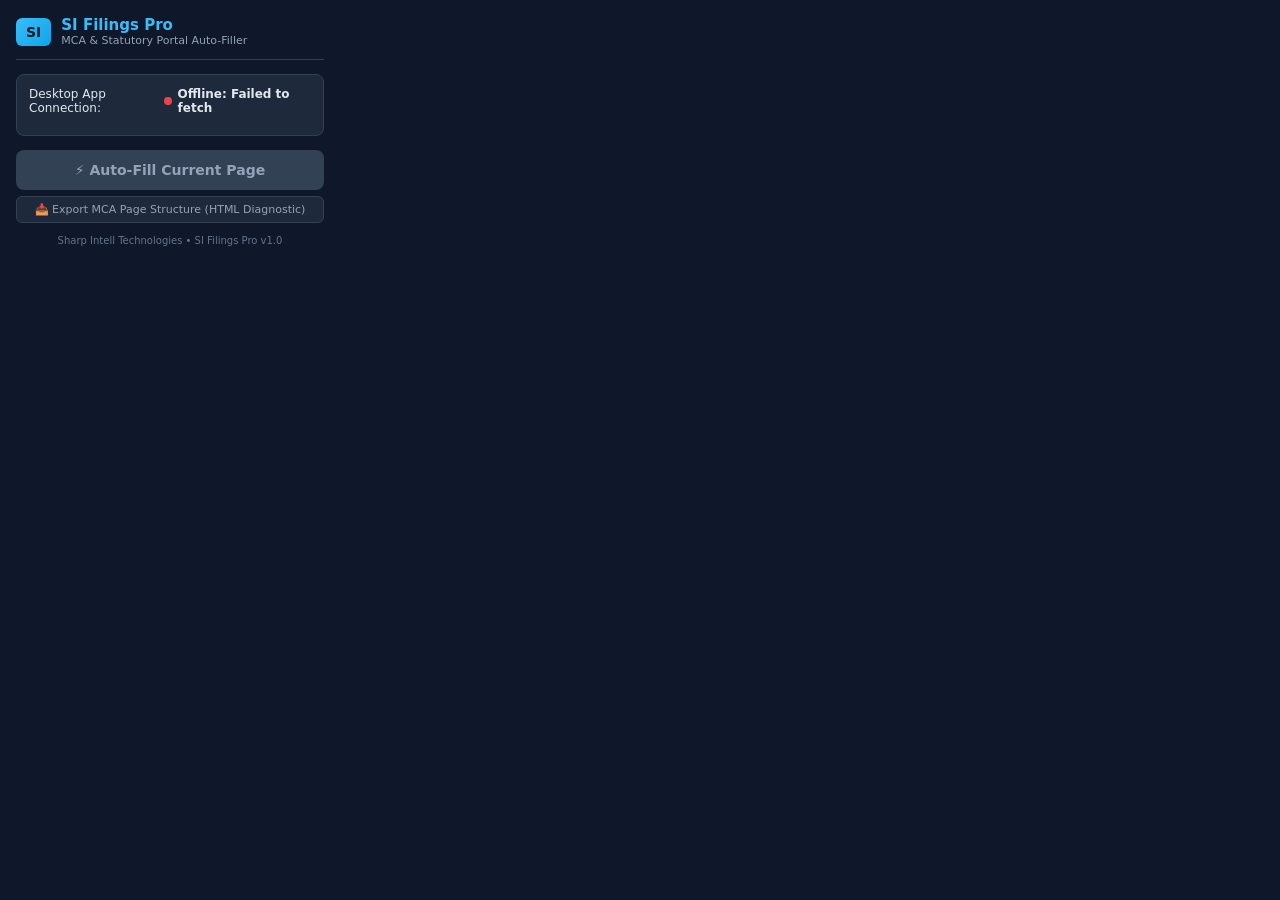
<file: mca-extension/popup.html>
<!DOCTYPE html>
<html lang="en">
<head>
  <meta charset="UTF-8">
  <title>SI Filings Pro — MCA & Statutory Auto-Filler</title>
  <style>
    * {
      box-sizing: border-box;
      margin: 0;
      padding: 0;
      font-family: 'Segoe UI', system-ui, -apple-system, sans-serif;
    }

    body {
      width: 340px;
      background-color: #0f172a;
      color: #e2e8f0;
      padding: 16px;
    }

    .header {
      display: flex;
      align-items: center;
      gap: 10px;
      margin-bottom: 14px;
      border-bottom: 1px solid #334155;
      padding-bottom: 12px;
    }

    .logo-badge {
      background: linear-gradient(135deg, #38bdf8, #0ea5e9);
      color: #0f172a;
      font-weight: bold;
      font-size: 14px;
      padding: 6px 10px;
      border-radius: 6px;
    }

    .title-group h1 {
      font-size: 15px;
      font-weight: 700;
      color: #38bdf8;
    }

    .title-group p {
      font-size: 11px;
      color: #94a3b8;
    }

    .card {
      background-color: #1e293b;
      border: 1px solid #334155;
      border-radius: 8px;
      padding: 12px;
      margin-bottom: 14px;
    }

    .status-row {
      display: flex;
      justify-content: space-between;
      align-items: center;
      font-size: 12px;
      margin-bottom: 8px;
    }

    .status-indicator {
      display: inline-flex;
      align-items: center;
      gap: 6px;
      font-weight: 600;
    }

    .dot {
      width: 8px;
      height: 8px;
      border-radius: 50%;
      background-color: #94a3b8;
    }

    .dot.connected { background-color: #10b981; }
    .dot.disconnected { background-color: #ef4444; }

    .company-info {
      font-size: 12px;
      border-top: 1px dashed #334155;
      padding-top: 8px;
      margin-top: 8px;
    }

    .company-name {
      font-weight: bold;
      color: #38bdf8;
      word-break: break-word;
    }

    .btn-fill {
      width: 100%;
      padding: 12px;
      background-color: #10b981;
      color: #0f172a;
      font-weight: 700;
      font-size: 14px;
      border: none;
      border-radius: 8px;
      cursor: pointer;
      transition: background-color 0.2s;
      display: flex;
      align-items: center;
      justify-content: center;
      gap: 8px;
    }

    .btn-fill:hover {
      background-color: #059669;
    }

    .btn-fill:disabled {
      background-color: #334155;
      color: #94a3b8;
      cursor: not-allowed;
    }

    .footer {
      font-size: 10px;
      color: #64748b;
      text-align: center;
      margin-top: 12px;
    }
  </style>
</head>
<body>

  <div class="header">
    <div class="logo-badge">SI</div>
    <div class="title-group">
      <h1>SI Filings Pro</h1>
      <p>MCA & Statutory Portal Auto-Filler</p>
    </div>
  </div>

  <div class="card">
    <div class="status-row">
      <span>Desktop App Connection:</span>
      <span class="status-indicator" id="statusIndicator">
        <span class="dot" id="statusDot"></span>
        <span id="statusText">Checking...</span>
      </span>
    </div>

    <div class="company-info" id="companyInfo" style="display: none;">
      <div>Approved Filing Loaded:</div>
      <div class="company-name" id="companyNameLabel">-</div>
      <div style="color: #94a3b8; font-size: 11px;" id="fyLabel">-</div>
    </div>
  </div>

  <button class="btn-fill" id="btnAutofill" disabled>
    ⚡ Auto-Fill Current Page
  </button>
  <button id="btnExportDOM" style="width: 100%; margin-top: 6px; padding: 6px; background: #1e293b; color: #94a3b8; border: 1px solid #334155; border-radius: 6px; font-size: 11px; cursor: pointer;">
    📥 Export MCA Page Structure (HTML Diagnostic)
  </button>

  <div class="card" id="auditLogCard" style="display: none; margin-top: 14px; padding: 10px;">
    <div style="font-size: 11px; font-weight: bold; color: #38bdf8; margin-bottom: 6px;">
      📊 Auto-Fill Audit Logs:
    </div>
    <div id="auditLogBox" style="max-height: 160px; overflow-y: auto; font-family: monospace; font-size: 10px; line-height: 1.4; color: #cbd5e1; background: #0f172a; padding: 8px; border-radius: 4px; border: 1px solid #334155; margin-bottom: 8px;">
    </div>
    <button id="btnCopyLogs" style="width: 100%; padding: 6px; background: #334155; color: #e2e8f0; border: none; border-radius: 4px; font-size: 11px; cursor: pointer; display: flex; justify-content: center; align-items: center; gap: 6px;">
      📋 Copy Logs to Clipboard
    </button>
  </div>

  <div class="footer">
    Sharp Intell Technologies • SI Filings Pro v1.0
  </div>

  <script src="popup.js"></script>
</body>
</html>
</file>
<file: landing/style.css>
/* ==========================================================================
   SI Filings Pro — Premium SaaS Cloud Design System
   Engineered for Cloudflare Pages high-speed static deployment
   ========================================================================== */

:root {
    --bg-dark: #090d16;
    --bg-card: rgba(21, 27, 45, 0.75);
    --bg-card-solid: #151b2d;
    --border-color: #242f4c;
    --border-highlight: rgba(56, 189, 248, 0.4);
    --text-main: #f8fafc;
    --text-muted: #94a3b8;
    --primary: #38bdf8;
    --primary-hover: #0ea5e9;
    --secondary: #34d399;
    --danger: #ef4444;
    --amber: #f59e0b;
    --gradient: linear-gradient(135deg, #38bdf8 0%, #34d399 100%);
    --gradient-glow: 0 0 45px rgba(56, 189, 248, 0.2);
    --font-heading: 'Outfit', -apple-system, sans-serif;
    --font-body: 'Plus Jakarta Sans', system-ui, sans-serif;
}

* {
    margin: 0;
    padding: 0;
    box-sizing: border-box;
}

html {
    scroll-behavior: smooth;
}

body {
    background-color: var(--bg-dark);
    color: var(--text-main);
    font-family: var(--font-body);
    line-height: 1.6;
    overflow-x: hidden;
    background-image: 
        radial-gradient(circle at 15% 20%, rgba(56, 189, 248, 0.08) 0%, transparent 40%),
        radial-gradient(circle at 85% 70%, rgba(52, 211, 153, 0.06) 0%, transparent 45%);
    background-attachment: fixed;
}

.container {
    max-width: 1240px;
    margin: 0 auto;
    padding: 0 24px;
}

/* Typography & Gradients */
.text-gradient {
    background: var(--gradient);
    -webkit-background-clip: text;
    -webkit-text-fill-color: transparent;
    background-clip: text;
}

.text-emerald { color: #10b981; }
.text-amber { color: #f59e0b; }
.text-cyan { color: #38bdf8; }

/* Buttons */
.btn {
    display: inline-flex;
    align-items: center;
    justify-content: center;
    gap: 8px;
    padding: 13px 28px;
    border-radius: 10px;
    font-weight: 700;
    font-family: var(--font-heading);
    text-decoration: none;
    cursor: pointer;
    transition: all 0.25s cubic-bezier(0.4, 0, 0.2, 1);
    border: none;
    text-align: center;
    font-size: 15px;
}

.btn-primary {
    background: var(--gradient);
    color: #090d16;
    box-shadow: 0 4px 22px rgba(56, 189, 248, 0.3);
}

.btn-primary:hover {
    transform: translateY(-2px);
    box-shadow: 0 8px 30px rgba(56, 189, 248, 0.5);
    filter: brightness(1.05);
}

.btn-secondary {
    background-color: #1e263e;
    color: var(--text-main);
    border: 1px solid var(--border-color);
}

.btn-secondary:hover {
    background-color: #283353;
    border-color: var(--primary);
    transform: translateY(-2px);
}

.btn-outline {
    background: rgba(56, 189, 248, 0.04);
    color: var(--primary);
    border: 1.5px solid var(--primary);
}

.btn-outline:hover {
    background: rgba(56, 189, 248, 0.12);
    transform: translateY(-2px);
    box-shadow: 0 4px 18px rgba(56, 189, 248, 0.2);
}

.btn-full {
    width: 100%;
    display: flex;
}

.btn-sm {
    padding: 7px 16px;
    font-size: 13px;
    border-radius: 6px;
}

.btn-dl-huge {
    padding: 18px 42px;
    font-size: 18px;
    border-radius: 12px;
}

/* Navbar */
.navbar {
    background-color: rgba(9, 13, 22, 0.85);
    backdrop-filter: blur(16px);
    border-bottom: 1px solid var(--border-color);
    position: fixed;
    top: 0;
    left: 0;
    right: 0;
    z-index: 100;
    height: 78px;
}

.nav-container {
    display: flex;
    justify-content: space-between;
    align-items: center;
    height: 100%;
}

.logo {
    font-family: var(--font-heading);
    font-size: 24px;
    font-weight: 800;
    color: var(--text-main);
    display: flex;
    flex-direction: column;
    line-height: 1.1;
    text-decoration: none;
}

.logo-accent {
    color: var(--primary);
}

.logo-sub {
    font-size: 11px;
    color: var(--text-muted);
    font-weight: 500;
    letter-spacing: 0.5px;
}

.nav-links a {
    color: var(--text-muted);
    text-decoration: none;
    margin-right: 28px;
    font-weight: 600;
    font-size: 15px;
    transition: color 0.2s ease;
}

.nav-links a:hover {
    color: var(--primary);
}

/* Hero Section */
.hero {
    padding-top: 150px;
    padding-bottom: 90px;
}

.hero-container {
    display: grid;
    grid-template-columns: 1.15fr 0.85fr;
    gap: 45px;
    align-items: center;
}

.hero-content h1 {
    font-family: var(--font-heading);
    font-size: 54px;
    font-weight: 900;
    line-height: 1.14;
    margin-bottom: 22px;
    letter-spacing: -1px;
}

.hero-lead {
    font-size: 18px;
    color: var(--text-muted);
    margin-bottom: 36px;
    line-height: 1.7;
}

.badge {
    display: inline-flex;
    align-items: center;
    padding: 6px 16px;
    background: rgba(56, 189, 248, 0.1);
    color: var(--primary);
    border: 1px solid rgba(56, 189, 248, 0.25);
    border-radius: 50px;
    font-size: 13px;
    font-weight: 700;
    margin-bottom: 22px;
    box-shadow: 0 0 20px rgba(56, 189, 248, 0.15);
}

.hero-actions {
    display: flex;
    gap: 16px;
    margin-bottom: 48px;
    flex-wrap: wrap;
}

.hero-stats {
    display: flex;
    gap: 45px;
    border-top: 1px solid var(--border-color);
    padding-top: 28px;
}

.stat-item strong {
    display: block;
    font-size: 26px;
    color: var(--primary);
    font-family: var(--font-heading);
    font-weight: 800;
}

.stat-item span {
    font-size: 14px;
    color: var(--text-muted);
    font-weight: 500;
}

/* App Mockup Visual & Live Terminal */
.app-mockup {
    background-color: var(--bg-card);
    border: 1px solid var(--border-color);
    border-radius: 16px;
    overflow: hidden;
    box-shadow: 0 25px 50px rgba(0, 0, 0, 0.6), var(--gradient-glow);
    backdrop-filter: blur(12px);
}

.mockup-header {
    background-color: #0e1422;
    padding: 14px 20px;
    display: flex;
    align-items: center;
    border-bottom: 1px solid var(--border-color);
}

.dots {
    display: flex;
    gap: 7px;
    margin-right: 20px;
}

.dot {
    width: 11px;
    height: 11px;
    border-radius: 50%;
}

.dot.red { background-color: var(--danger); }
.dot.yellow { background-color: var(--amber); }
.dot.green { background-color: var(--secondary); }

.mockup-title {
    font-size: 13px;
    color: var(--text-muted);
    font-weight: 600;
}

.mockup-body {
    padding: 24px;
    font-family: 'Consolas', monospace;
    font-size: 13px;
}

.status-row-bar {
    padding: 6px 0;
    display: flex;
    justify-content: space-between;
    font-size: 13px;
    border-bottom: 1px dashed rgba(36, 47, 76, 0.4);
}

.divider {
    border: none;
    border-top: 1px solid var(--border-color);
    margin: 14px 0;
}

.mockup-row {
    display: grid;
    grid-template-columns: 1.3fr 1.2fr 1.1fr 1.2fr;
    padding: 10px 0;
    border-bottom: 1px solid rgba(36, 47, 76, 0.4);
    color: var(--text-muted);
    font-size: 12px;
}

.header-row {
    color: var(--primary);
    font-weight: bold;
    border-bottom: 1px solid var(--border-color);
}

/* Interactive Wallet Widget inside Mockup */
.wallet-check-box {
    margin-top: 22px;
    background-color: #0e1422;
    padding: 18px;
    border-radius: 10px;
    border: 1px solid var(--border-color);
}

.wallet-title {
    font-family: var(--font-heading);
    font-size: 15px;
    font-weight: 700;
    color: var(--primary);
    margin-bottom: 6px;
}

.wallet-check-box p {
    font-size: 11px;
    color: var(--text-muted);
    margin-bottom: 12px;
    font-family: var(--font-body);
}

.wallet-input-wrap {
    display: flex;
    gap: 8px;
}

.wallet-input-wrap input {
    flex-grow: 1;
    padding: 8px 12px;
    background: #090d16;
    border: 1px solid var(--border-color);
    border-radius: 6px;
    color: #f8fafc;
    font-family: monospace;
    font-size: 13px;
}

.wallet-input-wrap input:focus {
    border-color: var(--primary);
    outline: none;
}

.wallet-feedback {
    margin-top: 12px;
    padding: 10px;
    border-radius: 6px;
    font-family: var(--font-body);
    font-size: 13px;
    background: #10b98122;
    border: 1px solid #10b981;
    color: #a7f3d0;
}

/* Features Section */
.features {
    padding: 110px 0;
    border-top: 1px solid var(--border-color);
    background-color: #0e1422;
}

.section-header {
    text-align: center;
    max-width: 650px;
    margin: 0 auto 65px;
}

.section-header h2 {
    font-family: var(--font-heading);
    font-size: 42px;
    font-weight: 800;
    margin-bottom: 16px;
}

.section-header p {
    color: var(--text-muted);
    font-size: 17px;
}

.features-grid {
    display: grid;
    grid-template-columns: repeat(auto-fit, minmax(270px, 1fr));
    gap: 28px;
}

.feature-card {
    background-color: var(--bg-card);
    border: 1px solid var(--border-color);
    border-radius: 14px;
    padding: 34px;
    transition: all 0.3s ease;
    backdrop-filter: blur(10px);
}

.feature-card:hover {
    transform: translateY(-6px);
    border-color: var(--primary);
    box-shadow: 0 12px 35px rgba(56, 189, 248, 0.1);
}

.feature-card .icon {
    font-size: 38px;
    margin-bottom: 22px;
}

.feature-card h3 {
    font-family: var(--font-heading);
    font-size: 22px;
    font-weight: 700;
    margin-bottom: 12px;
}

.feature-card p {
    color: var(--text-muted);
    font-size: 15px;
    line-height: 1.6;
}

/* Comparison Section */
.comparison {
    padding: 110px 0;
    background-color: var(--bg-dark);
}

.comparison-table-wrapper {
    overflow-x: auto;
    background-color: var(--bg-card);
    border: 1px solid var(--border-color);
    border-radius: 14px;
    padding: 24px;
    box-shadow: 0 15px 40px rgba(0, 0, 0, 0.3);
}

.comparison-table {
    width: 100%;
    border-collapse: collapse;
    text-align: left;
}

.comparison-table th, .comparison-table td {
    padding: 18px 24px;
    border-bottom: 1px solid rgba(36, 47, 76, 0.5);
    font-size: 15px;
}

.comparison-table th {
    font-family: var(--font-heading);
    font-size: 19px;
    font-weight: 800;
}

.comparison-table th:first-child {
    width: 25%;
    color: var(--text-muted);
}

.competitor-col {
    color: var(--text-muted);
    background-color: rgba(0, 0, 0, 0.2);
}

.brand-col {
    color: var(--text-main);
}

.brand-col.highlight {
    color: var(--secondary);
    font-weight: 600;
}

.comparison-table th.brand-col {
    color: var(--primary);
    font-size: 21px;
}

.comparison-table tbody tr:last-child td {
    border-bottom: none;
}

/* Pricing Section */
.pricing {
    padding: 110px 0;
    background-color: #0e1422;
    border-top: 1px solid var(--border-color);
    border-bottom: 1px solid var(--border-color);
}

.pricing-grid {
    display: grid;
    grid-template-columns: repeat(auto-fit, minmax(320px, 1fr));
    gap: 28px;
    align-items: stretch;
}

.price-card {
    background-color: var(--bg-card);
    border: 1px solid var(--border-color);
    border-radius: 16px;
    padding: 40px 30px;
    text-align: center;
    transition: all 0.3s ease;
    display: flex;
    flex-direction: column;
    position: relative;
    backdrop-filter: blur(12px);
}

.price-card:hover {
    transform: translateY(-8px);
    border-color: rgba(56, 189, 248, 0.5);
    box-shadow: 0 20px 45px rgba(0, 0, 0, 0.4);
}

.price-card.popular {
    border-color: var(--primary);
    background-color: #162038;
    box-shadow: 0 15px 40px rgba(56, 189, 248, 0.15);
}

.pop-badge {
    position: absolute;
    top: -14px;
    left: 50%;
    transform: translateX(-50%);
    background: var(--gradient);
    color: #090d16;
    font-size: 12px;
    font-weight: 800;
    padding: 5px 16px;
    border-radius: 20px;
    text-transform: uppercase;
    box-shadow: 0 4px 15px rgba(56, 189, 248, 0.3);
}

.price-card h3 {
    font-family: var(--font-heading);
    font-size: 24px;
    font-weight: 800;
    margin-bottom: 12px;
}

.price-card .price {
    font-family: var(--font-heading);
    font-size: 46px;
    font-weight: 900;
    color: var(--primary);
    margin-bottom: 6px;
}

.price-card .price span {
    font-size: 15px;
    color: var(--text-muted);
    font-weight: 500;
}

.plan-desc {
    font-size: 14px;
    color: var(--text-muted);
    margin-bottom: 28px;
}

.price-card hr {
    border: none;
    border-top: 1px solid var(--border-color);
    margin-bottom: 28px;
}

.plan-features {
    list-style: none;
    text-align: left;
    margin-bottom: 38px;
    flex-grow: 1;
}

.plan-features li {
    font-size: 15px;
    color: #e2e8f0;
    margin-bottom: 14px;
    display: flex;
    align-items: center;
}

.plan-features li::before {
    content: "⚡";
    margin-right: 12px;
    color: var(--secondary);
    font-size: 12px;
}

/* Download Section Banner */
.download-banner {
    padding: 110px 0;
    background: var(--bg-dark);
}

.download-card {
    background: radial-gradient(circle at center, #1e2942 0%, #151b2d 100%);
    border: 1px solid rgba(56, 189, 248, 0.4);
    border-radius: 20px;
    padding: 60px 40px;
    text-align: center;
    box-shadow: 0 25px 60px rgba(0, 0, 0, 0.5), 0 0 50px rgba(56, 189, 248, 0.15);
}

.dl-text h2 {
    font-family: var(--font-heading);
    font-size: 38px;
    font-weight: 900;
    margin-bottom: 18px;
    color: #fff;
}

.dl-text p {
    color: var(--text-muted);
    font-size: 18px;
    max-width: 700px;
    margin: 0 auto 35px;
}

.dl-button-group {
    margin-bottom: 25px;
}

.dl-meta {
    font-size: 13px;
    color: #64748b;
}

/* Modals */
.modal {
    display: none;
    position: fixed;
    top: 0;
    left: 0;
    width: 100%;
    height: 100%;
    background-color: rgba(0, 0, 0, 0.8);
    z-index: 1000;
    backdrop-filter: blur(10px);
    justify-content: center;
    align-items: center;
}

.modal-content {
    background-color: var(--bg-card-solid);
    border: 1px solid var(--border-highlight);
    border-radius: 16px;
    width: 90%;
    max-width: 500px;
    padding: 40px;
    position: relative;
    box-shadow: 0 30px 60px rgba(0, 0, 0, 0.7), var(--gradient-glow);
    animation: modalSlide 0.3s cubic-bezier(0.4, 0, 0.2, 1);
}

@keyframes modalSlide {
    from { transform: translateY(35px); opacity: 0; }
    to { transform: translateY(0); opacity: 1; }
}

.close-btn {
    position: absolute;
    top: 20px;
    right: 24px;
    font-size: 26px;
    color: var(--text-muted);
    cursor: pointer;
    transition: color 0.2s;
}

.close-btn:hover {
    color: var(--danger);
}

.modal h2 {
    font-family: var(--font-heading);
    margin-bottom: 10px;
    font-size: 26px;
}

.modal p {
    color: var(--text-muted);
    font-size: 15px;
    margin-bottom: 25px;
}

/* Form Styles */
form label {
    display: block;
    font-size: 13px;
    font-weight: 700;
    margin-bottom: 8px;
    color: #e2e8f0;
}

form input[type="text"],
form input[type="email"] {
    width: 100%;
    padding: 14px;
    background-color: var(--bg-dark);
    border: 1px solid var(--border-color);
    border-radius: 8px;
    color: var(--text-main);
    font-family: var(--font-body);
    font-size: 15px;
    margin-bottom: 18px;
    transition: border-color 0.2s;
}

form input:focus {
    outline: none;
    border-color: var(--primary);
    box-shadow: 0 0 10px rgba(56, 189, 248, 0.2);
}

.form-help {
    display: block;
    font-size: 12px;
    color: var(--text-muted);
    margin-top: -12px;
    margin-bottom: 25px;
}

.radio-card {
    display: flex;
    align-items: center;
    gap: 12px;
    padding: 12px 16px;
    background: #0e1422;
    border: 1px solid var(--border-color);
    border-radius: 8px;
    cursor: pointer;
    font-weight: 500;
    font-size: 14px;
    transition: all 0.2s;
}

.radio-card:hover {
    border-color: var(--primary);
}

.radio-card input {
    accent-color: var(--primary);
    width: 18px;
    height: 18px;
}

/* Key Display Box in Modal */
.key-box {
    background-color: var(--bg-dark);
    border: 1px dashed var(--primary);
    border-radius: 8px;
    padding: 16px;
    display: flex;
    justify-content: space-between;
    align-items: center;
    margin: 20px 0;
}

#display-license-key {
    font-family: monospace;
    font-size: 19px;
    font-weight: 800;
    color: var(--secondary);
    letter-spacing: 1.5px;
}

/* Footer */
.footer {
    border-top: 1px solid var(--border-color);
    padding: 45px 0;
    text-align: center;
    background: #070a12;
}

.footer p {
    color: var(--text-muted);
    font-size: 14px;
}

/* Responsive Grid & Media Queries */
@media (max-width: 960px) {
    .hero-container {
        grid-template-columns: 1fr;
        text-align: center;
    }
    .hero-content h1 {
        font-size: 42px;
    }
    .hero-actions {
        justify-content: center;
    }
    .hero-stats {
        justify-content: center;
    }
    .navbar {
        height: auto;
        padding: 16px 0;
    }
    .nav-links {
        display: none;
    }
}
</file>
